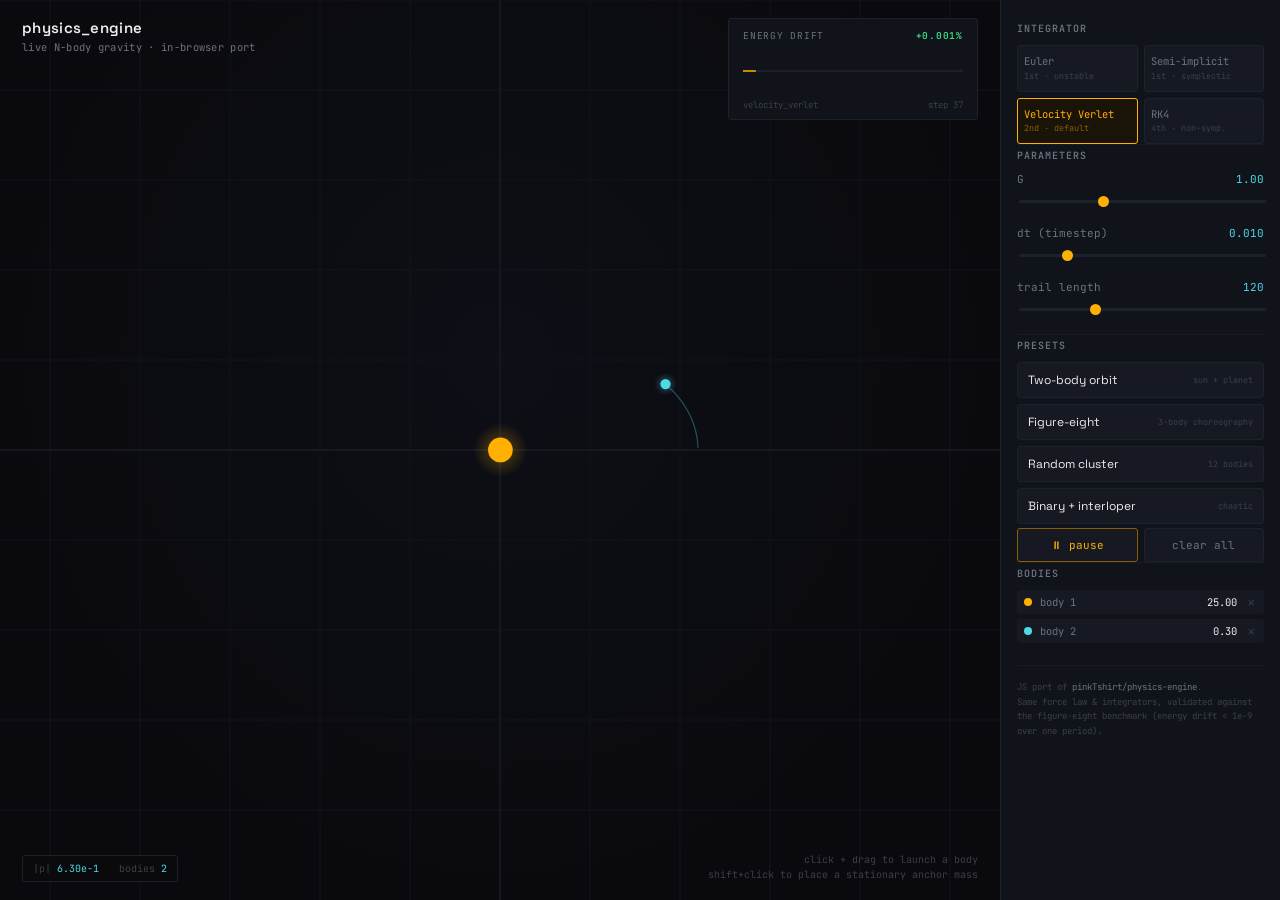
<file: index.html>
<!DOCTYPE html>
<html lang="en">
<head>
<meta charset="UTF-8">
<meta name="viewport" content="width=device-width, initial-scale=1.0">
<title>physics_engine — live N-body sandbox</title>
<link rel="preconnect" href="https://fonts.googleapis.com">
<link href="https://fonts.googleapis.com/css2?family=Space+Grotesk:wght@400;500;600;700&family=JetBrains+Mono:wght@400;500;600&display=swap" rel="stylesheet">
<style>
  :root {
    --bg: #0a0a0e;
    --panel: #11131a;
    --panel-edge: #1d212b;
    --amber: #ffb000;
    --amber-dim: #8a5f00;
    --cyan: #4fd8e8;
    --cyan-dim: #2a7680;
    --magenta: #ff5fa0;
    --text: #ededed;
    --text-dim: #6b7280;
    --text-faint: #3a3f4a;
    --grid-line: #181b22;
    --danger: #ff4d4d;
    --good: #3ddc84;
    --radius: 3px;
  }

  * { box-sizing: border-box; }

  html, body {
    margin: 0;
    padding: 0;
    background: var(--bg);
    color: var(--text);
    font-family: 'Space Grotesk', sans-serif;
    overflow: hidden;
    height: 100%;
    width: 100%;
  }

  .mono { font-family: 'JetBrains Mono', monospace; }

  #app {
    position: relative;
    width: 100vw;
    height: 100vh;
    display: flex;
  }

  /* ---------- Canvas (the hero) ---------- */
  #canvas-wrap {
    position: relative;
    flex: 1;
    min-width: 0;
  }

  #sim-canvas {
    display: block;
    width: 100%;
    height: 100%;
    background:
      radial-gradient(ellipse at 50% 40%, #0d0f16 0%, var(--bg) 70%);
    cursor: crosshair;
  }

  /* ---------- Top strip: title + readouts ---------- */
  #top-strip {
    position: absolute;
    top: 0;
    left: 0;
    right: 0;
    display: flex;
    align-items: flex-start;
    justify-content: space-between;
    padding: 18px 22px;
    pointer-events: none;
    z-index: 5;
  }

  #title-block {
    pointer-events: auto;
  }

  #title-block h1 {
    margin: 0;
    font-size: 15px;
    font-weight: 600;
    letter-spacing: 0.02em;
    color: var(--text);
  }

  #title-block .sub {
    margin-top: 3px;
    font-family: 'JetBrains Mono', monospace;
    font-size: 10.5px;
    color: var(--text-dim);
    letter-spacing: 0.03em;
  }

  /* ---------- Energy sparkline instrument ---------- */
  #scope {
    pointer-events: auto;
    background: var(--panel);
    border: 1px solid var(--panel-edge);
    border-radius: var(--radius);
    padding: 10px 14px 8px;
    min-width: 240px;
  }

  #scope .scope-label {
    font-family: 'JetBrains Mono', monospace;
    font-size: 9.5px;
    letter-spacing: 0.08em;
    color: var(--text-dim);
    display: flex;
    justify-content: space-between;
    margin-bottom: 6px;
  }

  #scope .scope-label .drift-value {
    color: var(--amber);
    font-weight: 600;
  }

  #scope .scope-label .drift-value.bad { color: var(--danger); }
  #scope .scope-label .drift-value.good { color: var(--good); }

  #energy-canvas {
    display: block;
    width: 220px;
    height: 46px;
  }

  #scope .scope-foot {
    margin-top: 5px;
    font-family: 'JetBrains Mono', monospace;
    font-size: 9px;
    color: var(--text-faint);
    display: flex;
    justify-content: space-between;
  }

  /* ---------- Bottom-left: momentum readout ---------- */
  #momentum-strip {
    position: absolute;
    bottom: 18px;
    left: 22px;
    z-index: 5;
    font-family: 'JetBrains Mono', monospace;
    font-size: 10px;
    color: var(--text-dim);
    background: rgba(10,10,14,0.7);
    padding: 6px 10px;
    border: 1px solid var(--panel-edge);
    border-radius: var(--radius);
    pointer-events: none;
  }

  #momentum-strip .label { color: var(--text-faint); margin-right: 6px; }
  #momentum-strip .val { color: var(--cyan); }

  /* ---------- Hint text ---------- */
  #hint {
    position: absolute;
    bottom: 18px;
    right: 22px;
    z-index: 5;
    font-family: 'JetBrains Mono', monospace;
    font-size: 10px;
    color: var(--text-faint);
    text-align: right;
    pointer-events: none;
    max-width: 280px;
    line-height: 1.5;
  }

  /* ---------- Side control rack ---------- */
  #rack {
    width: 280px;
    flex-shrink: 0;
    background: var(--panel);
    border-left: 1px solid var(--panel-edge);
    overflow-y: auto;
    padding: 18px 16px 24px;
    z-index: 6;
  }

  #rack h2 {
    font-size: 10px;
    letter-spacing: 0.1em;
    text-transform: uppercase;
    color: var(--text-dim);
    margin: 18px 0 10px;
    font-weight: 600;
    font-family: 'JetBrains Mono', monospace;
  }

  #rack h2:first-child { margin-top: 0; }

  .rack-section {
    border-top: 1px solid var(--grid-line);
    padding-top: 4px;
  }

  .rack-section:first-child {
    border-top: none;
  }

  /* Integrator buttons */
  .integrator-grid {
    display: grid;
    grid-template-columns: 1fr 1fr;
    gap: 6px;
  }

  .integ-btn {
    font-family: 'JetBrains Mono', monospace;
    font-size: 10.5px;
    background: #161922;
    border: 1px solid var(--panel-edge);
    color: var(--text-dim);
    border-radius: var(--radius);
    padding: 9px 6px;
    cursor: pointer;
    text-align: left;
    line-height: 1.3;
    transition: border-color 0.15s, color 0.15s;
  }

  .integ-btn:hover {
    border-color: var(--text-dim);
    color: var(--text);
  }

  .integ-btn.active {
    border-color: var(--amber);
    color: var(--amber);
    background: #1a1308;
  }

  .integ-btn .order-tag {
    display: block;
    font-size: 8.5px;
    color: var(--text-faint);
    margin-top: 2px;
  }

  .integ-btn.active .order-tag { color: var(--amber-dim); }

  /* Slider rows */
  .slider-row {
    margin-bottom: 12px;
  }

  .slider-row .row-label {
    display: flex;
    justify-content: space-between;
    font-size: 11px;
    color: var(--text-dim);
    margin-bottom: 5px;
    font-family: 'JetBrains Mono', monospace;
  }

  .slider-row .row-label .val { color: var(--cyan); }

  input[type=range] {
    width: 100%;
    -webkit-appearance: none;
    background: transparent;
    height: 16px;
  }

  input[type=range]::-webkit-slider-runnable-track {
    height: 3px;
    background: var(--panel-edge);
    border-radius: 2px;
  }

  input[type=range]::-webkit-slider-thumb {
    -webkit-appearance: none;
    width: 11px;
    height: 11px;
    margin-top: -4px;
    background: var(--amber);
    border-radius: 50%;
    cursor: pointer;
  }

  input[type=range]::-moz-range-track {
    height: 3px;
    background: var(--panel-edge);
    border-radius: 2px;
  }
  input[type=range]::-moz-range-thumb {
    width: 11px;
    height: 11px;
    background: var(--amber);
    border: none;
    border-radius: 50%;
    cursor: pointer;
  }

  /* Preset buttons */
  .preset-list {
    display: flex;
    flex-direction: column;
    gap: 6px;
  }

  .preset-btn {
    font-family: 'Space Grotesk', sans-serif;
    font-size: 12px;
    background: #161922;
    border: 1px solid var(--panel-edge);
    color: var(--text);
    border-radius: var(--radius);
    padding: 9px 10px;
    cursor: pointer;
    text-align: left;
    display: flex;
    justify-content: space-between;
    align-items: center;
    transition: border-color 0.15s, background 0.15s;
  }

  .preset-btn:hover {
    border-color: var(--cyan-dim);
    background: #131822;
  }

  .preset-btn .preset-tag {
    font-family: 'JetBrains Mono', monospace;
    font-size: 8.5px;
    color: var(--text-faint);
  }

  /* Action buttons */
  .action-row {
    display: grid;
    grid-template-columns: 1fr 1fr;
    gap: 6px;
    margin-top: 4px;
  }

  .action-btn {
    font-family: 'JetBrains Mono', monospace;
    font-size: 11px;
    padding: 9px 6px;
    border-radius: var(--radius);
    border: 1px solid var(--panel-edge);
    background: #161922;
    color: var(--text-dim);
    cursor: pointer;
    transition: all 0.15s;
  }

  .action-btn:hover { color: var(--text); border-color: var(--text-dim); }
  .action-btn.primary { color: var(--amber); border-color: var(--amber-dim); }
  .action-btn.primary:hover { border-color: var(--amber); background: #1a1308; }
  .action-btn.danger { color: var(--text-dim); }
  .action-btn.danger:hover { color: var(--danger); border-color: var(--danger); }

  /* Body inspector */
  #body-list {
    display: flex;
    flex-direction: column;
    gap: 5px;
    max-height: 160px;
    overflow-y: auto;
  }

  .body-row {
    display: flex;
    align-items: center;
    gap: 8px;
    font-family: 'JetBrains Mono', monospace;
    font-size: 10.5px;
    color: var(--text-dim);
    padding: 5px 7px;
    background: #161922;
    border-radius: var(--radius);
  }

  .body-row .swatch {
    width: 8px;
    height: 8px;
    border-radius: 50%;
    flex-shrink: 0;
  }

  .body-row .mass-val { color: var(--text); margin-left: auto; }

  .body-row .del-btn {
    background: none;
    border: none;
    color: var(--text-faint);
    cursor: pointer;
    font-size: 13px;
    padding: 0 2px;
    line-height: 1;
  }
  .body-row .del-btn:hover { color: var(--danger); }

  #empty-bodies {
    font-family: 'JetBrains Mono', monospace;
    font-size: 10.5px;
    color: var(--text-faint);
    padding: 8px 0;
  }

  footer.rack-foot {
    margin-top: 22px;
    padding-top: 14px;
    border-top: 1px solid var(--grid-line);
    font-family: 'JetBrains Mono', monospace;
    font-size: 9px;
    color: var(--text-faint);
    line-height: 1.6;
  }

  footer.rack-foot a { color: var(--text-dim); text-decoration: none; }
  footer.rack-foot a:hover { color: var(--cyan); }

  /* Mobile */
  @media (max-width: 760px) {
    #app { flex-direction: column; }
    #rack {
      width: 100%;
      height: 42vh;
      border-left: none;
      border-top: 1px solid var(--panel-edge);
      order: 2;
    }
    #canvas-wrap { order: 1; height: 58vh; }
    #top-strip { flex-direction: column; gap: 10px; }
    #scope { min-width: 0; width: calc(100vw - 44px); }
    #energy-canvas { width: 100%; }
    #hint { display: none; }
  }

  /* Reduced motion */
  @media (prefers-reduced-motion: reduce) {
    * { transition: none !important; }
  }

  /* Focus visibility */
  button:focus-visible, input:focus-visible {
    outline: 2px solid var(--cyan);
    outline-offset: 2px;
  }
</style>
</head>
<body>

<div id="app">
  <div id="canvas-wrap">
    <canvas id="sim-canvas"></canvas>

    <div id="top-strip">
      <div id="title-block">
        <h1>physics_engine</h1>
        <div class="sub">live N-body gravity &middot; in-browser port</div>
      </div>

      <div id="scope">
        <div class="scope-label">
          <span>ENERGY DRIFT</span>
          <span class="drift-value mono" id="drift-readout">0.00%</span>
        </div>
        <canvas id="energy-canvas" width="220" height="46"></canvas>
        <div class="scope-foot">
          <span id="integrator-readout">velocity_verlet</span>
          <span id="step-readout">step 0</span>
        </div>
      </div>
    </div>

    <div id="momentum-strip">
      <span class="label">|p|</span><span class="val mono" id="momentum-readout">0.000e+0</span>
      <span class="label" style="margin-left:14px;">bodies</span><span class="val mono" id="body-count">0</span>
    </div>

    <div id="hint">
      click + drag to launch a body<br>
      shift+click to place a stationary anchor mass
    </div>
  </div>

  <div id="rack">
    <div class="rack-section">
      <h2>Integrator</h2>
      <div class="integrator-grid" id="integrator-grid">
        <button class="integ-btn" data-integ="euler">Euler<span class="order-tag">1st · unstable</span></button>
        <button class="integ-btn" data-integ="semi_implicit_euler">Semi-implicit<span class="order-tag">1st · symplectic</span></button>
        <button class="integ-btn active" data-integ="velocity_verlet">Velocity Verlet<span class="order-tag">2nd · default</span></button>
        <button class="integ-btn" data-integ="rk4">RK4<span class="order-tag">4th · non-symp.</span></button>
      </div>
    </div>

    <div class="rack-section">
      <h2>Parameters</h2>
      <div class="slider-row">
        <div class="row-label"><span>G</span><span class="val mono" id="g-val">1.00</span></div>
        <input type="range" id="g-slider" min="0" max="3" step="0.05" value="1.0">
      </div>
      <div class="slider-row">
        <div class="row-label"><span>dt (timestep)</span><span class="val mono" id="dt-val">0.010</span></div>
        <input type="range" id="dt-slider" min="0.001" max="0.05" step="0.001" value="0.01">
      </div>
      <div class="slider-row">
        <div class="row-label"><span>trail length</span><span class="val mono" id="trail-val">120</span></div>
        <input type="range" id="trail-slider" min="0" max="400" step="10" value="120">
      </div>
    </div>

    <div class="rack-section">
      <h2>Presets</h2>
      <div class="preset-list">
        <button class="preset-btn" data-preset="two-body"><span>Two-body orbit</span><span class="preset-tag">sun + planet</span></button>
        <button class="preset-btn" data-preset="figure-eight"><span>Figure-eight</span><span class="preset-tag">3-body choreography</span></button>
        <button class="preset-btn" data-preset="cluster"><span>Random cluster</span><span class="preset-tag">12 bodies</span></button>
        <button class="preset-btn" data-preset="binary-chaos"><span>Binary + interloper</span><span class="preset-tag">chaotic</span></button>
      </div>
      <div class="action-row">
        <button class="action-btn primary" id="play-pause-btn">⏸ pause</button>
        <button class="action-btn danger" id="clear-btn">clear all</button>
      </div>
    </div>

    <div class="rack-section">
      <h2>Bodies</h2>
      <div id="body-list"></div>
      <div id="empty-bodies" style="display:none;">no bodies — pick a preset or click the canvas</div>
    </div>

    <footer class="rack-foot">
      JS port of <a href="https://github.com/pinkTshirt/physics-engine" target="_blank" rel="noopener">pinkTshirt/physics-engine</a>.<br>
      Same force law &amp; integrators, validated against the figure-eight benchmark (energy drift &lt; 1e-9 over one period).
    </footer>
  </div>
</div>

<script src="physics.js"></script>
<script src="app.js"></script>
</body>
</html>
</file>
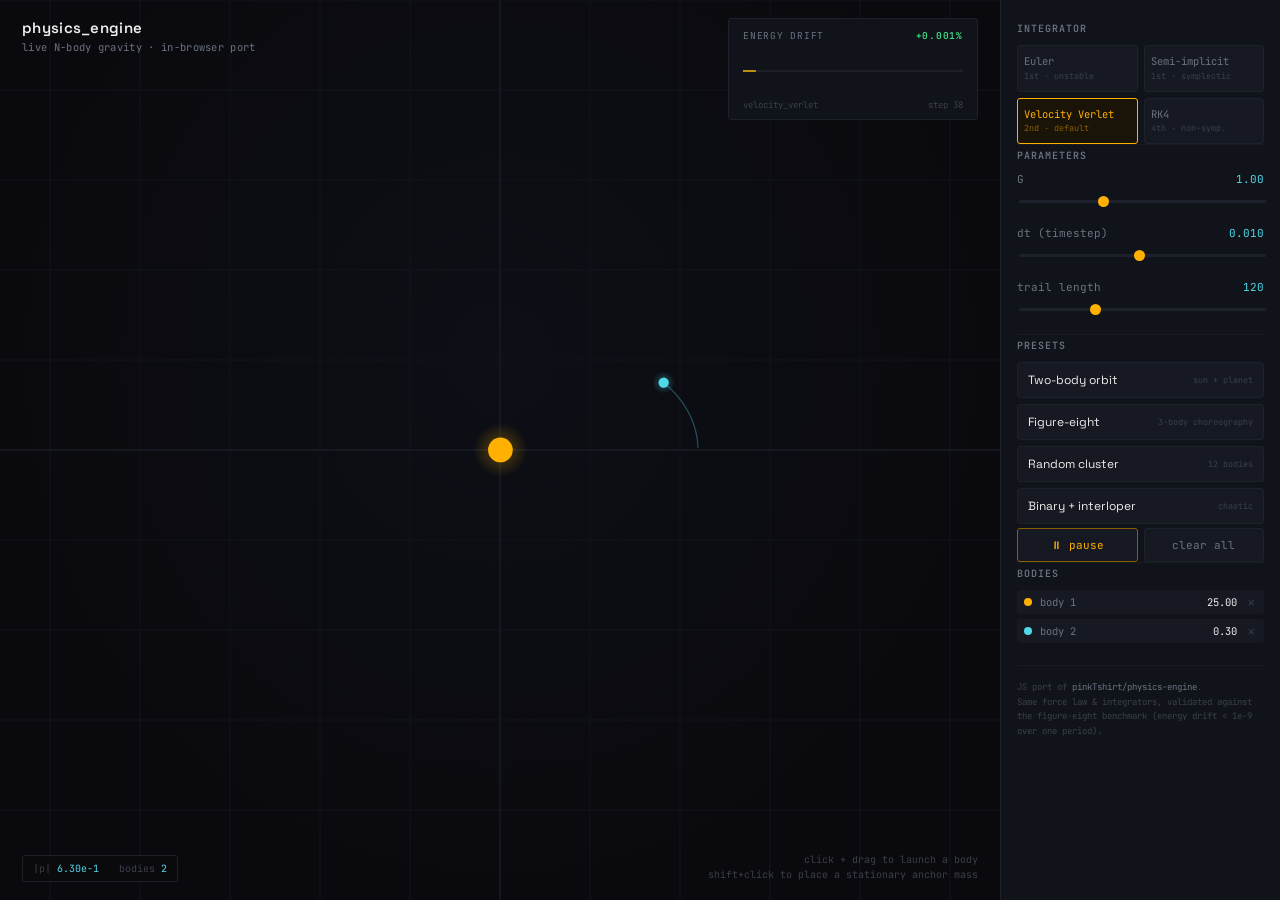
<file: site/index.html>
<!DOCTYPE html>
<html lang="en">
<head>
<meta charset="UTF-8">
<meta name="viewport" content="width=device-width, initial-scale=1.0">
<title>physics_engine — live N-body sandbox</title>
<link rel="preconnect" href="https://fonts.googleapis.com">
<link href="https://fonts.googleapis.com/css2?family=Space+Grotesk:wght@400;500;600;700&family=JetBrains+Mono:wght@400;500;600&display=swap" rel="stylesheet">
<style>
  :root {
    --bg: #0a0a0e;
    --panel: #11131a;
    --panel-edge: #1d212b;
    --amber: #ffb000;
    --amber-dim: #8a5f00;
    --cyan: #4fd8e8;
    --cyan-dim: #2a7680;
    --magenta: #ff5fa0;
    --text: #ededed;
    --text-dim: #6b7280;
    --text-faint: #3a3f4a;
    --grid-line: #181b22;
    --danger: #ff4d4d;
    --good: #3ddc84;
    --radius: 3px;
  }

  * { box-sizing: border-box; }

  html, body {
    margin: 0;
    padding: 0;
    background: var(--bg);
    color: var(--text);
    font-family: 'Space Grotesk', sans-serif;
    overflow: hidden;
    height: 100%;
    width: 100%;
  }

  .mono { font-family: 'JetBrains Mono', monospace; }

  #app {
    position: relative;
    width: 100vw;
    height: 100vh;
    display: flex;
  }

  /* ---------- Canvas (the hero) ---------- */
  #canvas-wrap {
    position: relative;
    flex: 1;
    min-width: 0;
  }

  #sim-canvas {
    display: block;
    width: 100%;
    height: 100%;
    background:
      radial-gradient(ellipse at 50% 40%, #0d0f16 0%, var(--bg) 70%);
    cursor: crosshair;
  }

  /* ---------- Top strip: title + readouts ---------- */
  #top-strip {
    position: absolute;
    top: 0;
    left: 0;
    right: 0;
    display: flex;
    align-items: flex-start;
    justify-content: space-between;
    padding: 18px 22px;
    pointer-events: none;
    z-index: 5;
  }

  #title-block {
    pointer-events: auto;
  }

  #title-block h1 {
    margin: 0;
    font-size: 15px;
    font-weight: 600;
    letter-spacing: 0.02em;
    color: var(--text);
  }

  #title-block .sub {
    margin-top: 3px;
    font-family: 'JetBrains Mono', monospace;
    font-size: 10.5px;
    color: var(--text-dim);
    letter-spacing: 0.03em;
  }

  /* ---------- Energy sparkline instrument ---------- */
  #scope {
    pointer-events: auto;
    background: var(--panel);
    border: 1px solid var(--panel-edge);
    border-radius: var(--radius);
    padding: 10px 14px 8px;
    min-width: 240px;
  }

  #scope .scope-label {
    font-family: 'JetBrains Mono', monospace;
    font-size: 9.5px;
    letter-spacing: 0.08em;
    color: var(--text-dim);
    display: flex;
    justify-content: space-between;
    margin-bottom: 6px;
  }

  #scope .scope-label .drift-value {
    color: var(--amber);
    font-weight: 600;
  }

  #scope .scope-label .drift-value.bad { color: var(--danger); }
  #scope .scope-label .drift-value.good { color: var(--good); }

  #energy-canvas {
    display: block;
    width: 220px;
    height: 46px;
  }

  #scope .scope-foot {
    margin-top: 5px;
    font-family: 'JetBrains Mono', monospace;
    font-size: 9px;
    color: var(--text-faint);
    display: flex;
    justify-content: space-between;
  }

  /* ---------- Bottom-left: momentum readout ---------- */
  #momentum-strip {
    position: absolute;
    bottom: 18px;
    left: 22px;
    z-index: 5;
    font-family: 'JetBrains Mono', monospace;
    font-size: 10px;
    color: var(--text-dim);
    background: rgba(10,10,14,0.7);
    padding: 6px 10px;
    border: 1px solid var(--panel-edge);
    border-radius: var(--radius);
    pointer-events: none;
  }

  #momentum-strip .label { color: var(--text-faint); margin-right: 6px; }
  #momentum-strip .val { color: var(--cyan); }

  /* ---------- Hint text ---------- */
  #hint {
    position: absolute;
    bottom: 18px;
    right: 22px;
    z-index: 5;
    font-family: 'JetBrains Mono', monospace;
    font-size: 10px;
    color: var(--text-faint);
    text-align: right;
    pointer-events: none;
    max-width: 280px;
    line-height: 1.5;
  }

  /* ---------- Side control rack ---------- */
  #rack {
    width: 280px;
    flex-shrink: 0;
    background: var(--panel);
    border-left: 1px solid var(--panel-edge);
    overflow-y: auto;
    padding: 18px 16px 24px;
    z-index: 6;
  }

  #rack h2 {
    font-size: 10px;
    letter-spacing: 0.1em;
    text-transform: uppercase;
    color: var(--text-dim);
    margin: 18px 0 10px;
    font-weight: 600;
    font-family: 'JetBrains Mono', monospace;
  }

  #rack h2:first-child { margin-top: 0; }

  .rack-section {
    border-top: 1px solid var(--grid-line);
    padding-top: 4px;
  }

  .rack-section:first-child {
    border-top: none;
  }

  /* Integrator buttons */
  .integrator-grid {
    display: grid;
    grid-template-columns: 1fr 1fr;
    gap: 6px;
  }

  .integ-btn {
    font-family: 'JetBrains Mono', monospace;
    font-size: 10.5px;
    background: #161922;
    border: 1px solid var(--panel-edge);
    color: var(--text-dim);
    border-radius: var(--radius);
    padding: 9px 6px;
    cursor: pointer;
    text-align: left;
    line-height: 1.3;
    transition: border-color 0.15s, color 0.15s;
  }

  .integ-btn:hover {
    border-color: var(--text-dim);
    color: var(--text);
  }

  .integ-btn.active {
    border-color: var(--amber);
    color: var(--amber);
    background: #1a1308;
  }

  .integ-btn .order-tag {
    display: block;
    font-size: 8.5px;
    color: var(--text-faint);
    margin-top: 2px;
  }

  .integ-btn.active .order-tag { color: var(--amber-dim); }

  /* Slider rows */
  .slider-row {
    margin-bottom: 12px;
  }

  .slider-row .row-label {
    display: flex;
    justify-content: space-between;
    font-size: 11px;
    color: var(--text-dim);
    margin-bottom: 5px;
    font-family: 'JetBrains Mono', monospace;
  }

  .slider-row .row-label .val { color: var(--cyan); }

  input[type=range] {
    width: 100%;
    -webkit-appearance: none;
    background: transparent;
    height: 16px;
  }

  input[type=range]::-webkit-slider-runnable-track {
    height: 3px;
    background: var(--panel-edge);
    border-radius: 2px;
  }

  input[type=range]::-webkit-slider-thumb {
    -webkit-appearance: none;
    width: 11px;
    height: 11px;
    margin-top: -4px;
    background: var(--amber);
    border-radius: 50%;
    cursor: pointer;
  }

  input[type=range]::-moz-range-track {
    height: 3px;
    background: var(--panel-edge);
    border-radius: 2px;
  }
  input[type=range]::-moz-range-thumb {
    width: 11px;
    height: 11px;
    background: var(--amber);
    border: none;
    border-radius: 50%;
    cursor: pointer;
  }

  /* Preset buttons */
  .preset-list {
    display: flex;
    flex-direction: column;
    gap: 6px;
  }

  .preset-btn {
    font-family: 'Space Grotesk', sans-serif;
    font-size: 12px;
    background: #161922;
    border: 1px solid var(--panel-edge);
    color: var(--text);
    border-radius: var(--radius);
    padding: 9px 10px;
    cursor: pointer;
    text-align: left;
    display: flex;
    justify-content: space-between;
    align-items: center;
    transition: border-color 0.15s, background 0.15s;
  }

  .preset-btn:hover {
    border-color: var(--cyan-dim);
    background: #131822;
  }

  .preset-btn .preset-tag {
    font-family: 'JetBrains Mono', monospace;
    font-size: 8.5px;
    color: var(--text-faint);
  }

  /* Action buttons */
  .action-row {
    display: grid;
    grid-template-columns: 1fr 1fr;
    gap: 6px;
    margin-top: 4px;
  }

  .action-btn {
    font-family: 'JetBrains Mono', monospace;
    font-size: 11px;
    padding: 9px 6px;
    border-radius: var(--radius);
    border: 1px solid var(--panel-edge);
    background: #161922;
    color: var(--text-dim);
    cursor: pointer;
    transition: all 0.15s;
  }

  .action-btn:hover { color: var(--text); border-color: var(--text-dim); }
  .action-btn.primary { color: var(--amber); border-color: var(--amber-dim); }
  .action-btn.primary:hover { border-color: var(--amber); background: #1a1308; }
  .action-btn.danger { color: var(--text-dim); }
  .action-btn.danger:hover { color: var(--danger); border-color: var(--danger); }

  /* Body inspector */
  #body-list {
    display: flex;
    flex-direction: column;
    gap: 5px;
    max-height: 160px;
    overflow-y: auto;
  }

  .body-row {
    display: flex;
    align-items: center;
    gap: 8px;
    font-family: 'JetBrains Mono', monospace;
    font-size: 10.5px;
    color: var(--text-dim);
    padding: 5px 7px;
    background: #161922;
    border-radius: var(--radius);
  }

  .body-row .swatch {
    width: 8px;
    height: 8px;
    border-radius: 50%;
    flex-shrink: 0;
  }

  .body-row .mass-val { color: var(--text); margin-left: auto; }

  .body-row .del-btn {
    background: none;
    border: none;
    color: var(--text-faint);
    cursor: pointer;
    font-size: 13px;
    padding: 0 2px;
    line-height: 1;
  }
  .body-row .del-btn:hover { color: var(--danger); }

  #empty-bodies {
    font-family: 'JetBrains Mono', monospace;
    font-size: 10.5px;
    color: var(--text-faint);
    padding: 8px 0;
  }

  footer.rack-foot {
    margin-top: 22px;
    padding-top: 14px;
    border-top: 1px solid var(--grid-line);
    font-family: 'JetBrains Mono', monospace;
    font-size: 9px;
    color: var(--text-faint);
    line-height: 1.6;
  }

  footer.rack-foot a { color: var(--text-dim); text-decoration: none; }
  footer.rack-foot a:hover { color: var(--cyan); }

  /* Mobile */
  @media (max-width: 760px) {
    #app { flex-direction: column; }
    #rack {
      width: 100%;
      height: 42vh;
      border-left: none;
      border-top: 1px solid var(--panel-edge);
      order: 2;
    }
    #canvas-wrap { order: 1; height: 58vh; }
    #top-strip { flex-direction: column; gap: 10px; }
    #scope { min-width: 0; width: calc(100vw - 44px); }
    #energy-canvas { width: 100%; }
    #hint { display: none; }
  }

  /* Reduced motion */
  @media (prefers-reduced-motion: reduce) {
    * { transition: none !important; }
  }

  /* Focus visibility */
  button:focus-visible, input:focus-visible {
    outline: 2px solid var(--cyan);
    outline-offset: 2px;
  }
</style>
</head>
<body>

<div id="app">
  <div id="canvas-wrap">
    <canvas id="sim-canvas"></canvas>

    <div id="top-strip">
      <div id="title-block">
        <h1>physics_engine</h1>
        <div class="sub">live N-body gravity &middot; in-browser port</div>
      </div>

      <div id="scope">
        <div class="scope-label">
          <span>ENERGY DRIFT</span>
          <span class="drift-value mono" id="drift-readout">0.00%</span>
        </div>
        <canvas id="energy-canvas" width="220" height="46"></canvas>
        <div class="scope-foot">
          <span id="integrator-readout">velocity_verlet</span>
          <span id="step-readout">step 0</span>
        </div>
      </div>
    </div>

    <div id="momentum-strip">
      <span class="label">|p|</span><span class="val mono" id="momentum-readout">0.000e+0</span>
      <span class="label" style="margin-left:14px;">bodies</span><span class="val mono" id="body-count">0</span>
    </div>

    <div id="hint">
      click + drag to launch a body<br>
      shift+click to place a stationary anchor mass
    </div>
  </div>

  <div id="rack">
    <div class="rack-section">
      <h2>Integrator</h2>
      <div class="integrator-grid" id="integrator-grid">
        <button class="integ-btn" data-integ="euler">Euler<span class="order-tag">1st · unstable</span></button>
        <button class="integ-btn" data-integ="semi_implicit_euler">Semi-implicit<span class="order-tag">1st · symplectic</span></button>
        <button class="integ-btn active" data-integ="velocity_verlet">Velocity Verlet<span class="order-tag">2nd · default</span></button>
        <button class="integ-btn" data-integ="rk4">RK4<span class="order-tag">4th · non-symp.</span></button>
      </div>
    </div>

    <div class="rack-section">
      <h2>Parameters</h2>
      <div class="slider-row">
        <div class="row-label"><span>G</span><span class="val mono" id="g-val">1.00</span></div>
        <input type="range" id="g-slider" min="0" max="3" step="0.05" value="1.0">
      </div>
      <div class="slider-row">
        <div class="row-label"><span>dt (timestep)</span><span class="val mono" id="dt-val">0.010</span></div>
        <input type="range" id="dt-slider" min="0.0005" max="0.02" step="0.0005" value="0.01">
      </div>
      <div class="slider-row">
        <div class="row-label"><span>trail length</span><span class="val mono" id="trail-val">120</span></div>
        <input type="range" id="trail-slider" min="0" max="400" step="10" value="120">
      </div>
    </div>

    <div class="rack-section">
      <h2>Presets</h2>
      <div class="preset-list">
        <button class="preset-btn" data-preset="two-body"><span>Two-body orbit</span><span class="preset-tag">sun + planet</span></button>
        <button class="preset-btn" data-preset="figure-eight"><span>Figure-eight</span><span class="preset-tag">3-body choreography</span></button>
        <button class="preset-btn" data-preset="cluster"><span>Random cluster</span><span class="preset-tag">12 bodies</span></button>
        <button class="preset-btn" data-preset="binary-chaos"><span>Binary + interloper</span><span class="preset-tag">chaotic</span></button>
      </div>
      <div class="action-row">
        <button class="action-btn primary" id="play-pause-btn">⏸ pause</button>
        <button class="action-btn danger" id="clear-btn">clear all</button>
      </div>
    </div>

    <div class="rack-section">
      <h2>Bodies</h2>
      <div id="body-list"></div>
      <div id="empty-bodies" style="display:none;">no bodies — pick a preset or click the canvas</div>
    </div>

    <footer class="rack-foot">
      JS port of <a href="https://github.com/pinkTshirt/physics-engine" target="_blank" rel="noopener">pinkTshirt/physics-engine</a>.<br>
      Same force law &amp; integrators, validated against the figure-eight benchmark (energy drift &lt; 1e-9 over one period).
    </footer>
  </div>
</div>

<script src="physics.js"></script>
<script src="app.js"></script>
</body>
</html>
</file>
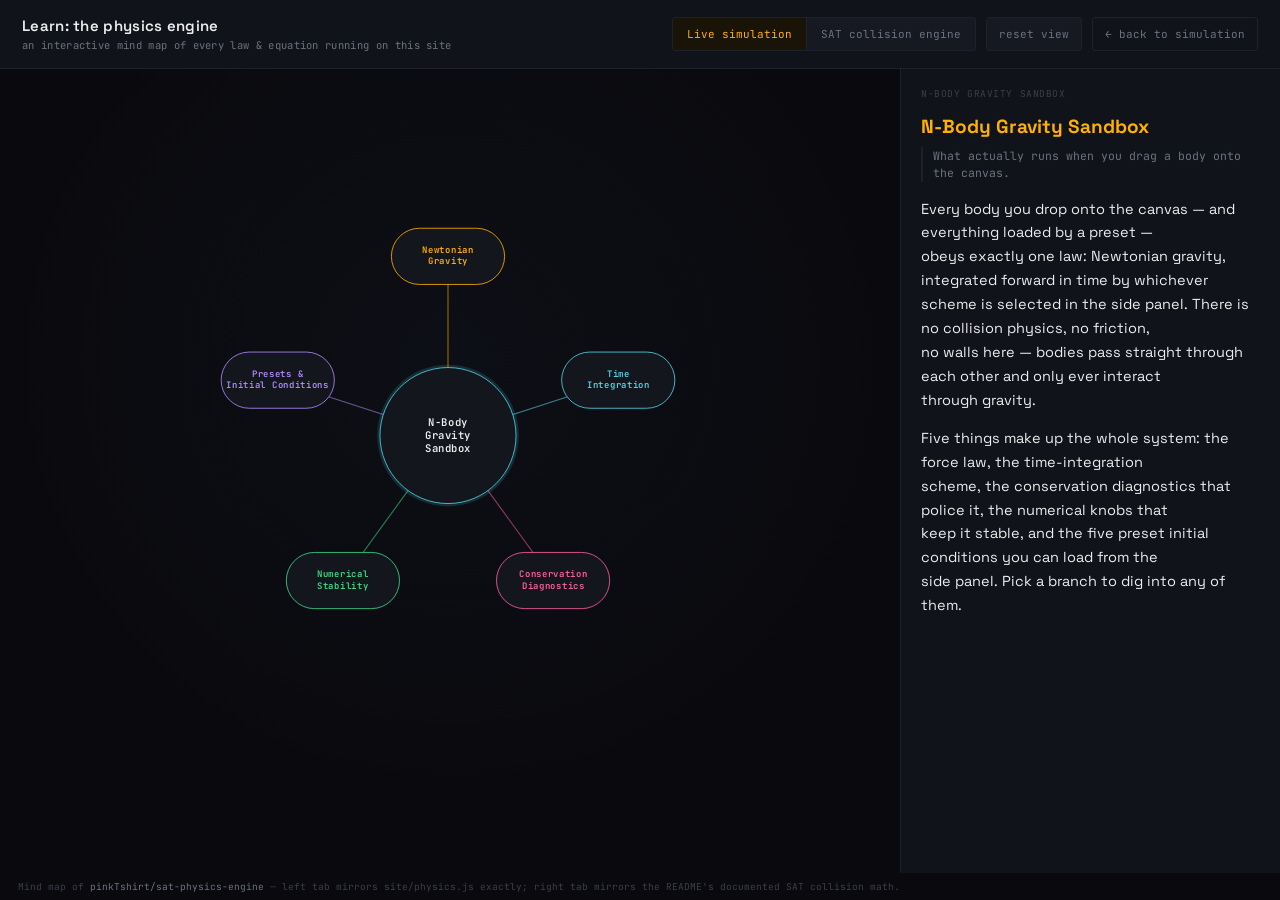
<file: site/learn.html>
<!DOCTYPE html>
<html lang="en">
<head>
<meta charset="UTF-8">
<meta name="viewport" content="width=device-width, initial-scale=1.0">
<title>Learn — physics_engine</title>
<link rel="preconnect" href="https://fonts.googleapis.com">
<link href="https://fonts.googleapis.com/css2?family=Space+Grotesk:wght@400;500;600;700&family=JetBrains+Mono:wght@400;500;600&display=swap" rel="stylesheet">
<script>
  window.MathJax = {
    tex: {
      inlineMath: [['$', '$']],
      displayMath: [['$$', '$$']]
    },
    options: {
      skipHtmlTags: ['script', 'noscript', 'style', 'textarea', 'pre', 'code']
    },
    svg: { fontCache: 'global' }
  };
</script>
<script src="vendor/mathjax/tex-svg.js" id="MathJax-script" async></script>
<style>
  :root {
    --bg: #0a0a0e;
    --panel: #11131a;
    --panel-edge: #1d212b;
    --amber: #ffb000;
    --amber-dim: #8a5f00;
    --cyan: #4fd8e8;
    --cyan-dim: #2a7680;
    --magenta: #ff5fa0;
    --text: #ededed;
    --text-dim: #6b7280;
    --text-faint: #3a3f4a;
    --grid-line: #181b22;
    --danger: #ff4d4d;
    --good: #3ddc84;
    --radius: 3px;
  }

  * { box-sizing: border-box; }

  html, body {
    margin: 0;
    padding: 0;
    background: var(--bg);
    color: var(--text);
    font-family: 'Space Grotesk', sans-serif;
    width: 100%;
  }

  .mono { font-family: 'JetBrains Mono', monospace; }

  #app { min-height: 100vh; display: flex; flex-direction: column; }

  /* ---------- Top bar ---------- */
  #top-bar {
    display: flex;
    align-items: center;
    justify-content: space-between;
    gap: 16px;
    padding: 16px 22px;
    border-bottom: 1px solid var(--panel-edge);
    background: var(--panel);
    flex-wrap: wrap;
  }

  #title-block h1 {
    margin: 0;
    font-size: 15px;
    font-weight: 600;
    letter-spacing: 0.02em;
  }

  #title-block .sub {
    margin-top: 3px;
    font-family: 'JetBrains Mono', monospace;
    font-size: 10.5px;
    color: var(--text-dim);
    letter-spacing: 0.03em;
  }

  #top-bar-right {
    display: flex;
    align-items: center;
    gap: 10px;
    flex-wrap: wrap;
  }

  .tab-group {
    display: flex;
    background: #161922;
    border: 1px solid var(--panel-edge);
    border-radius: var(--radius);
    overflow: hidden;
  }

  .tree-tab {
    font-family: 'JetBrains Mono', monospace;
    font-size: 11px;
    background: transparent;
    border: none;
    color: var(--text-dim);
    padding: 9px 14px;
    cursor: pointer;
    transition: background 0.15s, color 0.15s;
  }
  .tree-tab + .tree-tab { border-left: 1px solid var(--panel-edge); }
  .tree-tab:hover { color: var(--text); }
  .tree-tab.active { color: var(--amber); background: #1a1308; }

  .back-link {
    font-family: 'JetBrains Mono', monospace;
    font-size: 11px;
    color: var(--text-dim);
    text-decoration: none;
    border: 1px solid var(--panel-edge);
    border-radius: var(--radius);
    padding: 9px 12px;
    transition: color 0.15s, border-color 0.15s;
    white-space: nowrap;
  }
  .back-link:hover { color: var(--text); border-color: var(--text-dim); }

  #reset-view-btn {
    font-family: 'JetBrains Mono', monospace;
    font-size: 11px;
    background: #161922;
    border: 1px solid var(--panel-edge);
    color: var(--text-dim);
    border-radius: var(--radius);
    padding: 9px 12px;
    cursor: pointer;
    transition: color 0.15s, border-color 0.15s;
  }
  #reset-view-btn:hover { color: var(--text); border-color: var(--text-dim); }

  /* ---------- SAT disclaimer ---------- */
  #sat-disclaimer {
    display: none;
    font-family: 'JetBrains Mono', monospace;
    font-size: 10.5px;
    line-height: 1.6;
    color: var(--amber);
    background: #1a1308;
    border-bottom: 1px solid var(--amber-dim);
    padding: 9px 22px;
  }

  /* ---------- Main layout ---------- */
  #main {
    flex: 1;
    display: flex;
    min-height: 0;
  }

  #stage-wrap {
    flex: 1;
    min-width: 0;
    position: relative;
    overflow: hidden;
    background: radial-gradient(ellipse at 50% 40%, #0d0f16 0%, var(--bg) 70%);
  }

  #mindmap-stage {
    position: absolute;
    top: 0;
    left: 0;
    width: 1100px;
    height: 900px;
    transform-origin: top left;
  }

  #edges-svg {
    position: absolute;
    top: 0;
    left: 0;
    width: 1100px;
    height: 900px;
    pointer-events: none;
  }

  .node {
    position: absolute;
    transform: translate(-50%, -50%);
    font-family: 'JetBrains Mono', monospace;
    text-align: center;
    cursor: pointer;
    border-radius: 50%;
    display: flex;
    flex-direction: column;
    align-items: center;
    justify-content: center;
    line-height: 1.25;
    transition: border-color 0.15s, color 0.15s, background 0.15s, box-shadow 0.15s;
    --node-color: var(--amber);
  }

  .node span { display: block; }

  .node-root {
    width: 168px;
    height: 168px;
    background: #14161e;
    border: 1.5px solid var(--panel-edge);
    color: var(--text);
    font-size: 13px;
    font-weight: 600;
    z-index: 3;
  }
  .node-root:hover { border-color: var(--text-dim); }
  .node-root.active { border-color: var(--cyan); box-shadow: 0 0 0 3px rgba(79,216,232,0.15); }

  .node-branch {
    width: 140px;
    height: 70px;
    border-radius: 35px;
    background: #14161e;
    border: 1.5px solid var(--node-color);
    color: var(--node-color);
    font-size: 11px;
    font-weight: 600;
    z-index: 2;
  }
  .node-branch:hover { background: #181a24; }
  .node-branch.active, .node-branch.expanded {
    background: color-mix(in srgb, var(--node-color) 14%, #14161e);
    box-shadow: 0 0 0 3px color-mix(in srgb, var(--node-color) 22%, transparent);
  }

  .node-leaf {
    width: 122px;
    height: 56px;
    border-radius: 28px;
    background: #14161e;
    border: 1px solid var(--node-color);
    color: var(--text-dim);
    font-size: 10px;
    z-index: 1;
    opacity: 0;
    animation: leaf-in 0.18s ease forwards;
  }
  .node-leaf:hover { color: var(--text); }
  .node-leaf.active {
    color: var(--text);
    background: color-mix(in srgb, var(--node-color) 16%, #14161e);
    box-shadow: 0 0 0 3px color-mix(in srgb, var(--node-color) 24%, transparent);
  }

  @keyframes leaf-in {
    from { opacity: 0; transform: translate(-50%, -50%) scale(0.7); }
    to { opacity: 1; transform: translate(-50%, -50%) scale(1); }
  }

  @media (prefers-reduced-motion: reduce) {
    .node-leaf { animation: none; opacity: 1; }
  }

  /* ---------- Detail panel ---------- */
  #detail-panel-wrap {
    width: 380px;
    flex-shrink: 0;
    background: var(--panel);
    border-left: 1px solid var(--panel-edge);
    overflow-y: auto;
    padding: 18px 20px 28px;
  }

  #panel-breadcrumb {
    font-family: 'JetBrains Mono', monospace;
    font-size: 9.5px;
    letter-spacing: 0.06em;
    text-transform: uppercase;
    color: var(--text-faint);
    margin-bottom: 14px;
  }

  .panel-title {
    font-size: 19px;
    font-weight: 700;
    margin-bottom: 8px;
  }

  .panel-summary {
    font-family: 'JetBrains Mono', monospace;
    font-size: 11.5px;
    color: var(--text-dim);
    margin-bottom: 16px;
    line-height: 1.5;
    border-left: 2px solid var(--panel-edge);
    padding-left: 10px;
  }

  .panel-body { font-size: 14.5px; line-height: 1.65; color: var(--text); }
  .panel-body p { margin: 0 0 14px; }
  .panel-body p:last-child { margin-bottom: 0; }
  .panel-body strong { color: var(--amber); }
  .panel-body code {
    font-family: 'JetBrains Mono', monospace;
    background: #1a1d26;
    padding: 1px 5px;
    border-radius: 3px;
    font-size: 0.9em;
  }
  .panel-body mjx-container { font-size: 102% !important; }

  /* ---------- Mobile accordion ---------- */
  #accordion-wrap { display: none; padding: 18px 18px 32px; }

  .acc-root {
    background: var(--panel);
    border: 1px solid var(--panel-edge);
    border-radius: var(--radius);
    padding: 16px;
    margin-bottom: 14px;
  }
  .acc-root-title { font-size: 16px; font-weight: 700; margin-bottom: 8px; }

  details.acc-branch {
    border: 1px solid var(--panel-edge);
    border-left: 3px solid var(--node-color, var(--amber));
    border-radius: var(--radius);
    margin-bottom: 10px;
    background: var(--panel);
  }
  details.acc-branch > summary {
    padding: 13px 14px;
    cursor: pointer;
    font-weight: 600;
    font-size: 14px;
    list-style: none;
    display: flex;
    align-items: center;
    gap: 8px;
  }
  details.acc-branch > summary::-webkit-details-marker { display: none; }
  .acc-dot { width: 8px; height: 8px; border-radius: 50%; flex-shrink: 0; }
  .acc-branch-body { padding: 0 14px 14px; font-size: 13.5px; color: var(--text-dim); }

  details.acc-leaf {
    margin: 0 14px 10px;
    border-top: 1px solid var(--grid-line);
    padding-top: 8px;
  }
  details.acc-leaf > summary {
    cursor: pointer;
    font-family: 'JetBrains Mono', monospace;
    font-size: 12.5px;
    color: var(--cyan);
    list-style: none;
    padding-bottom: 6px;
  }
  details.acc-leaf > summary::-webkit-details-marker { display: none; }
  .acc-leaf-body { padding: 0 0 6px 4px; font-size: 14px; }

  footer.page-foot {
    margin-top: 6px;
    font-family: 'JetBrains Mono', monospace;
    font-size: 9.5px;
    color: var(--text-faint);
    line-height: 1.6;
    padding: 0 18px 6px;
  }
  footer.page-foot a { color: var(--text-dim); text-decoration: none; }
  footer.page-foot a:hover { color: var(--cyan); }

  /* ---------- Breakpoint ---------- */
  @media (max-width: 760px) {
    #main { display: none; }
    #accordion-wrap { display: block; }
    #top-bar { padding: 14px 16px; }
    #title-block h1 { font-size: 14px; }
  }

  button:focus-visible, a:focus-visible, summary:focus-visible {
    outline: 2px solid var(--cyan);
    outline-offset: 2px;
  }
</style>
</head>
<body>

<div id="app">
  <div id="top-bar">
    <div id="title-block">
      <h1>Learn: the physics engine</h1>
      <div class="sub">an interactive mind map of every law &amp; equation running on this site</div>
    </div>
    <div id="top-bar-right">
      <div class="tab-group">
        <button class="tree-tab active" data-tree="live">Live simulation</button>
        <button class="tree-tab" data-tree="sat">SAT collision engine</button>
      </div>
      <button id="reset-view-btn">reset view</button>
      <a class="back-link" href="index.html">&larr; back to simulation</a>
    </div>
  </div>

  <div id="sat-disclaimer">
    ⚠ reference only — this collision/impulse math is not wired into the live JS sandbox on this site (which only runs N-body gravity).
  </div>

  <!-- Desktop / tablet: radial mind map -->
  <div id="main">
    <div id="stage-wrap">
      <div id="mindmap-stage">
        <svg id="edges-svg" width="1100" height="900"></svg>
      </div>
    </div>
    <div id="detail-panel-wrap">
      <div id="panel-breadcrumb"></div>
      <div id="detail-panel"></div>
    </div>
  </div>

  <!-- Mobile: accordion -->
  <div id="accordion-wrap">
    <div id="accordion-root"></div>
  </div>

  <footer class="page-foot">
    Mind map of <a href="https://github.com/pinkTshirt/sat-physics-engine" target="_blank" rel="noopener">pinkTshirt/sat-physics-engine</a> &mdash;
    left tab mirrors <code class="mono">site/physics.js</code> exactly; right tab mirrors the README's documented SAT collision math.
  </footer>
</div>

<script src="learn.js"></script>
</body>
</html>
</file>
